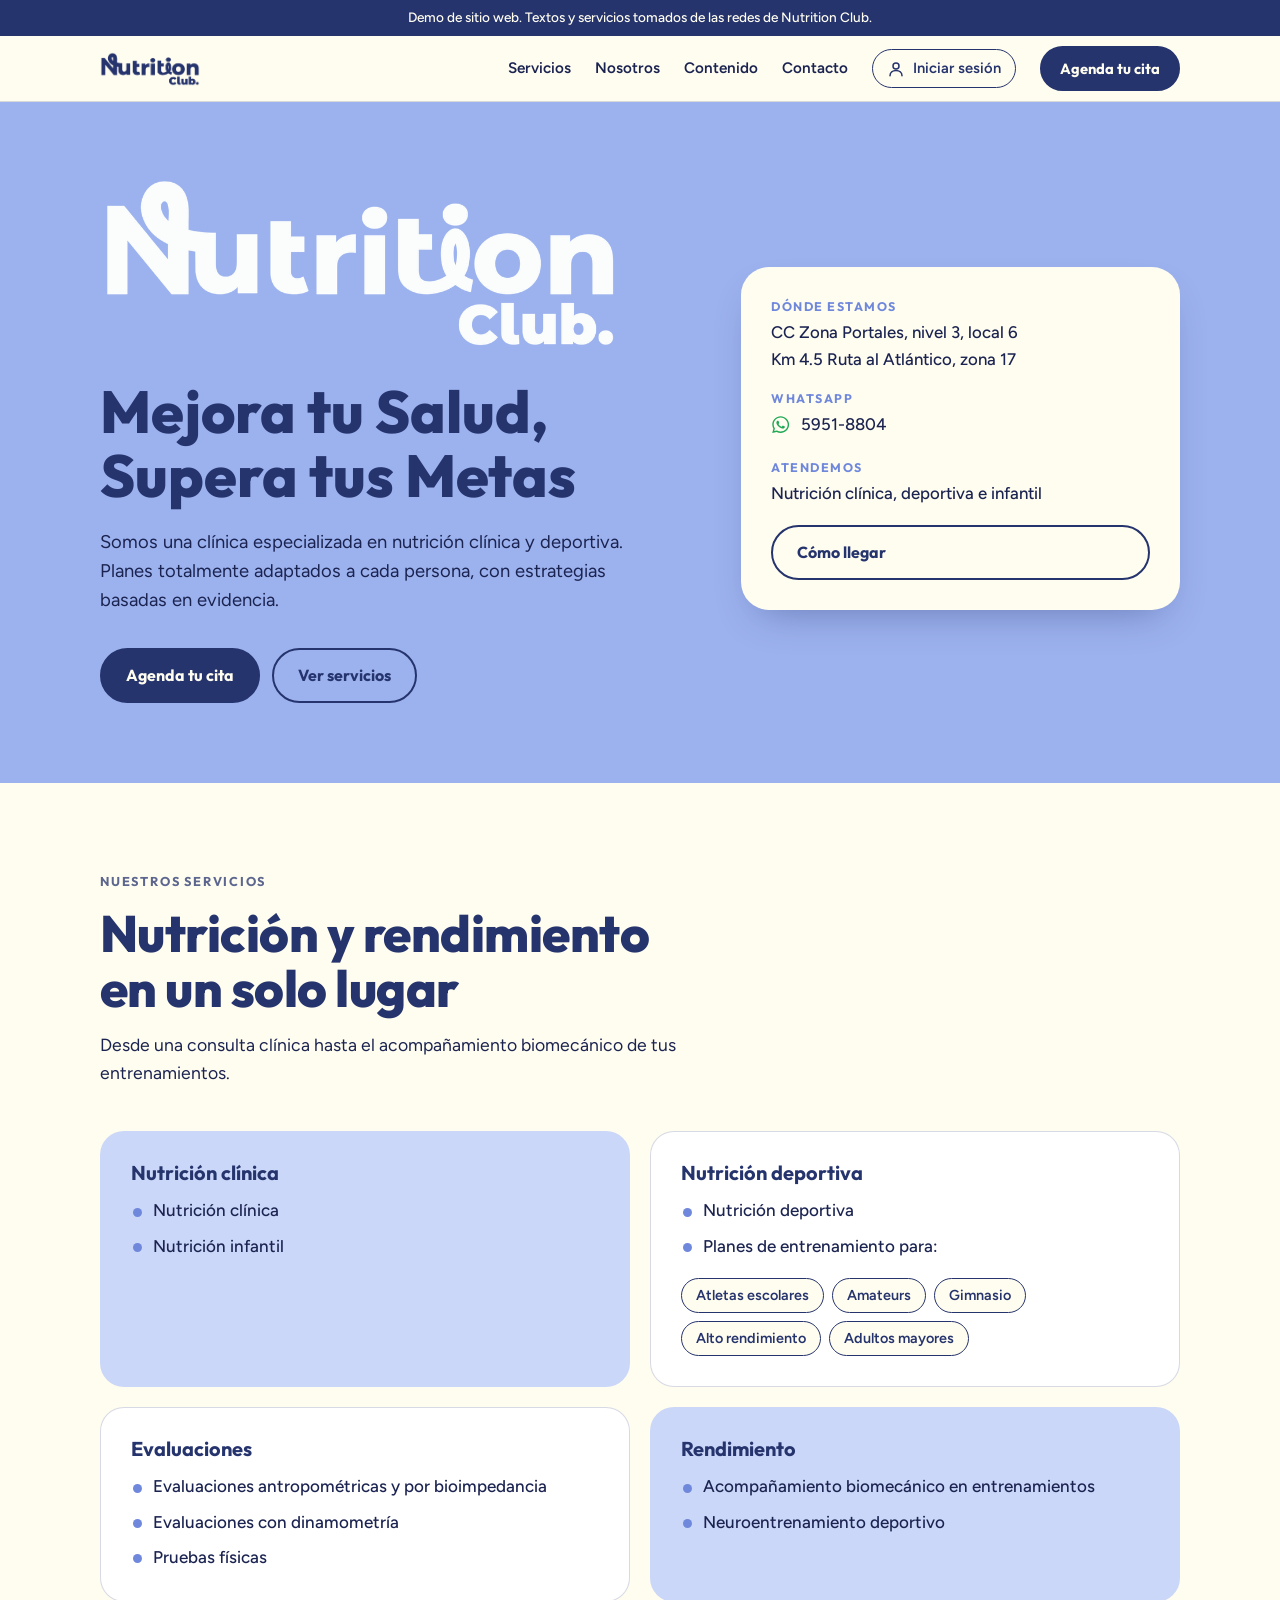
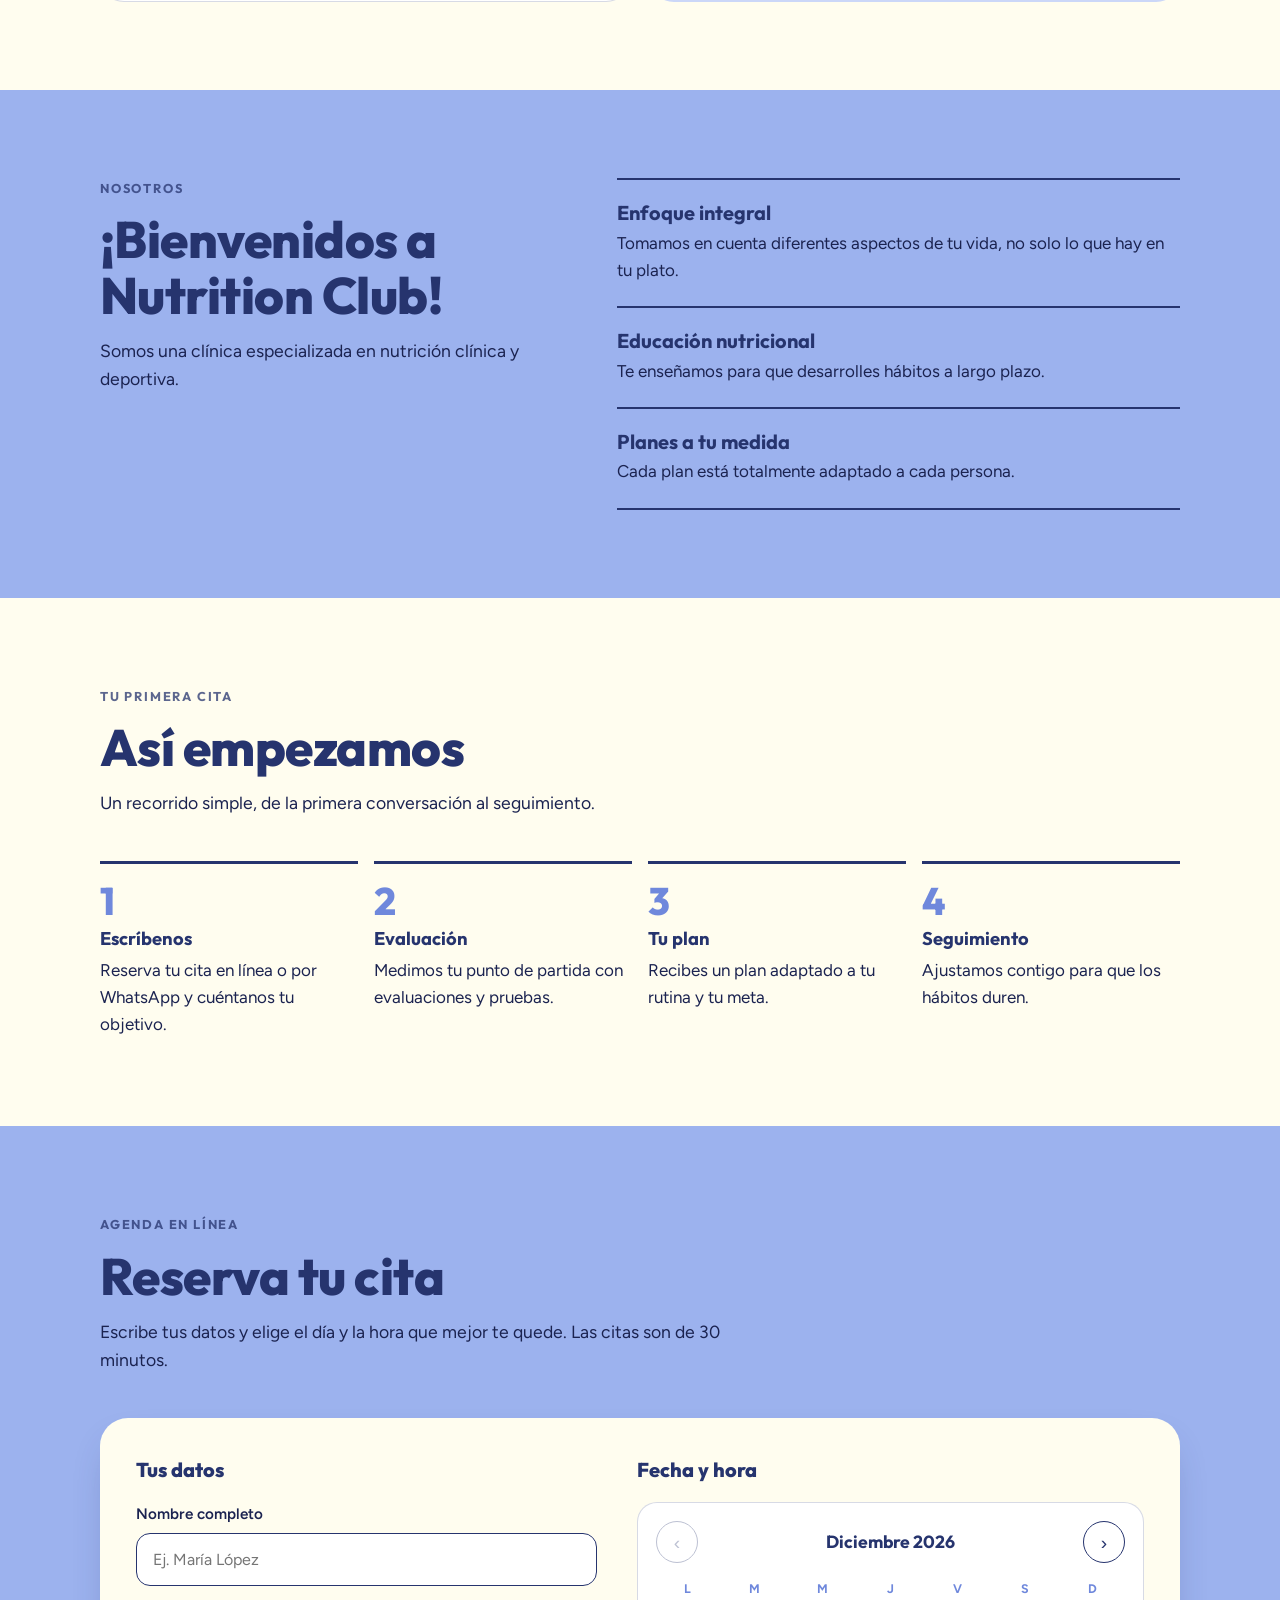
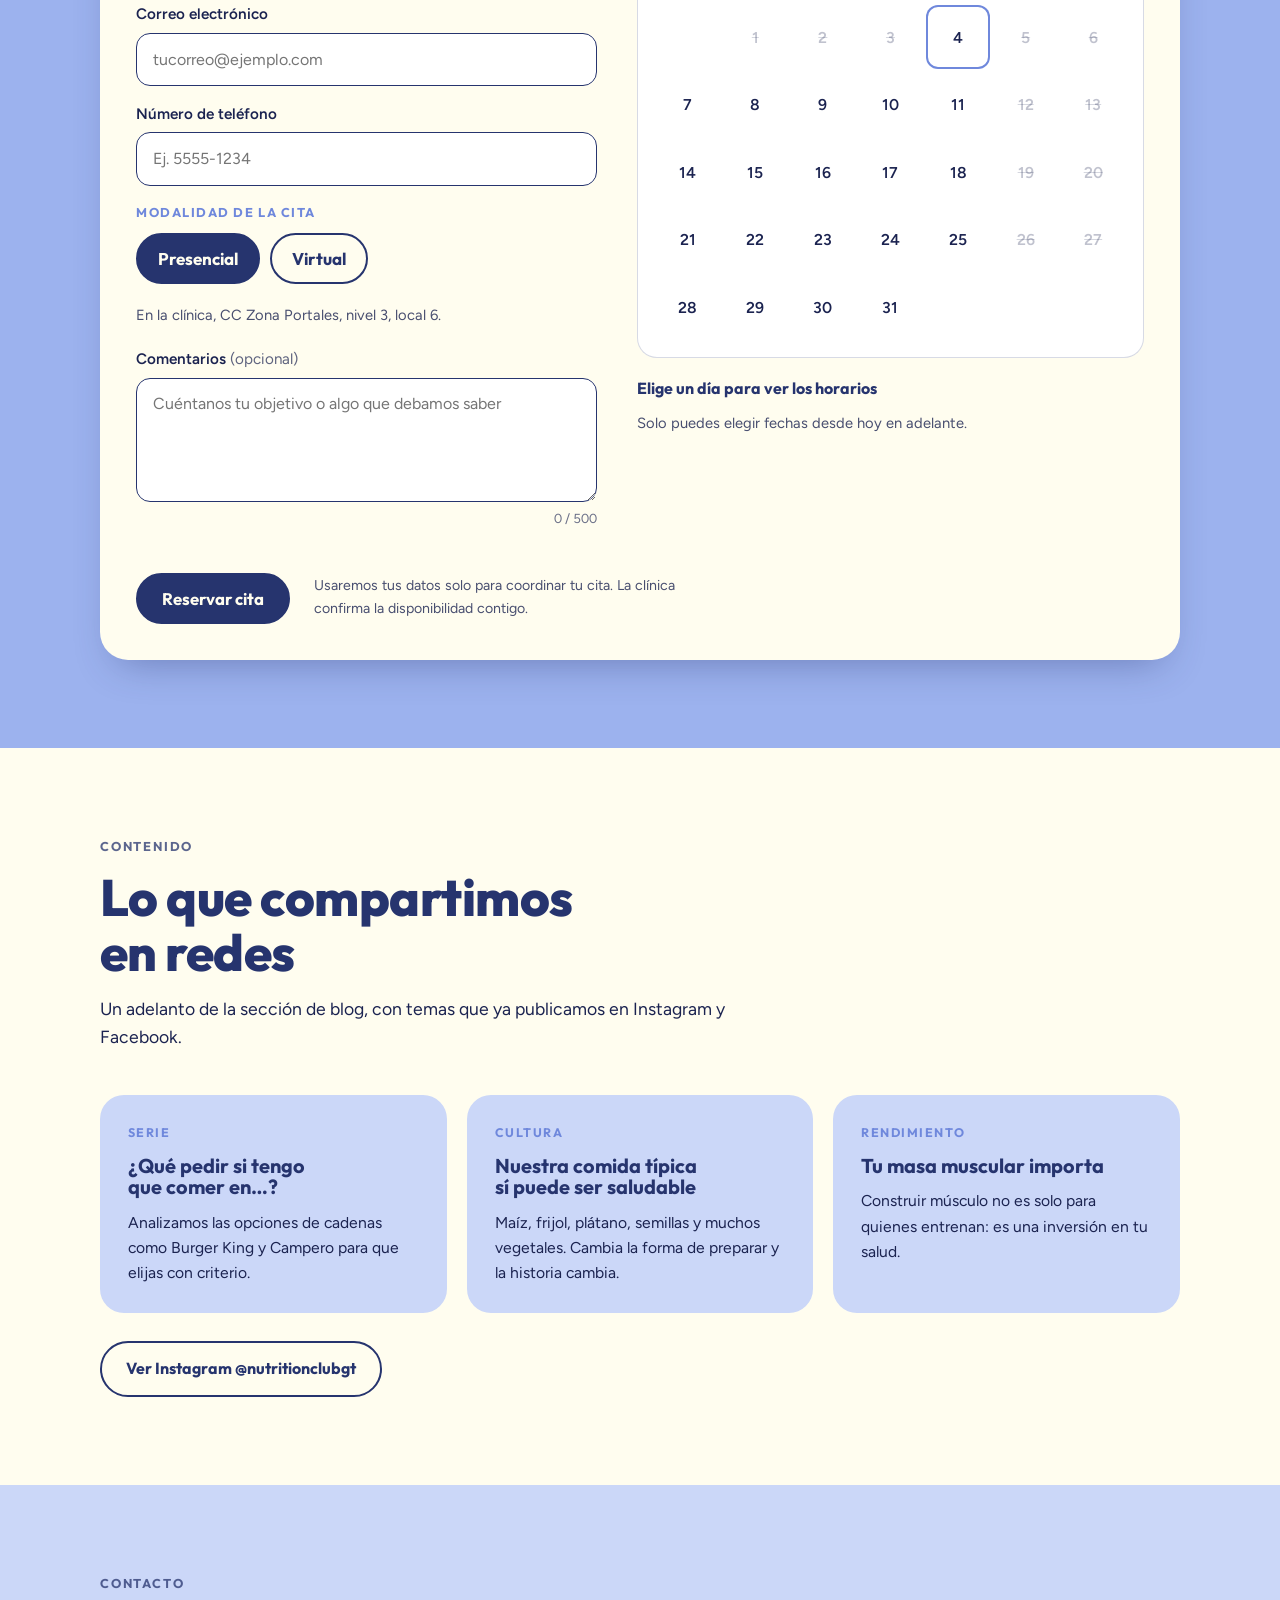
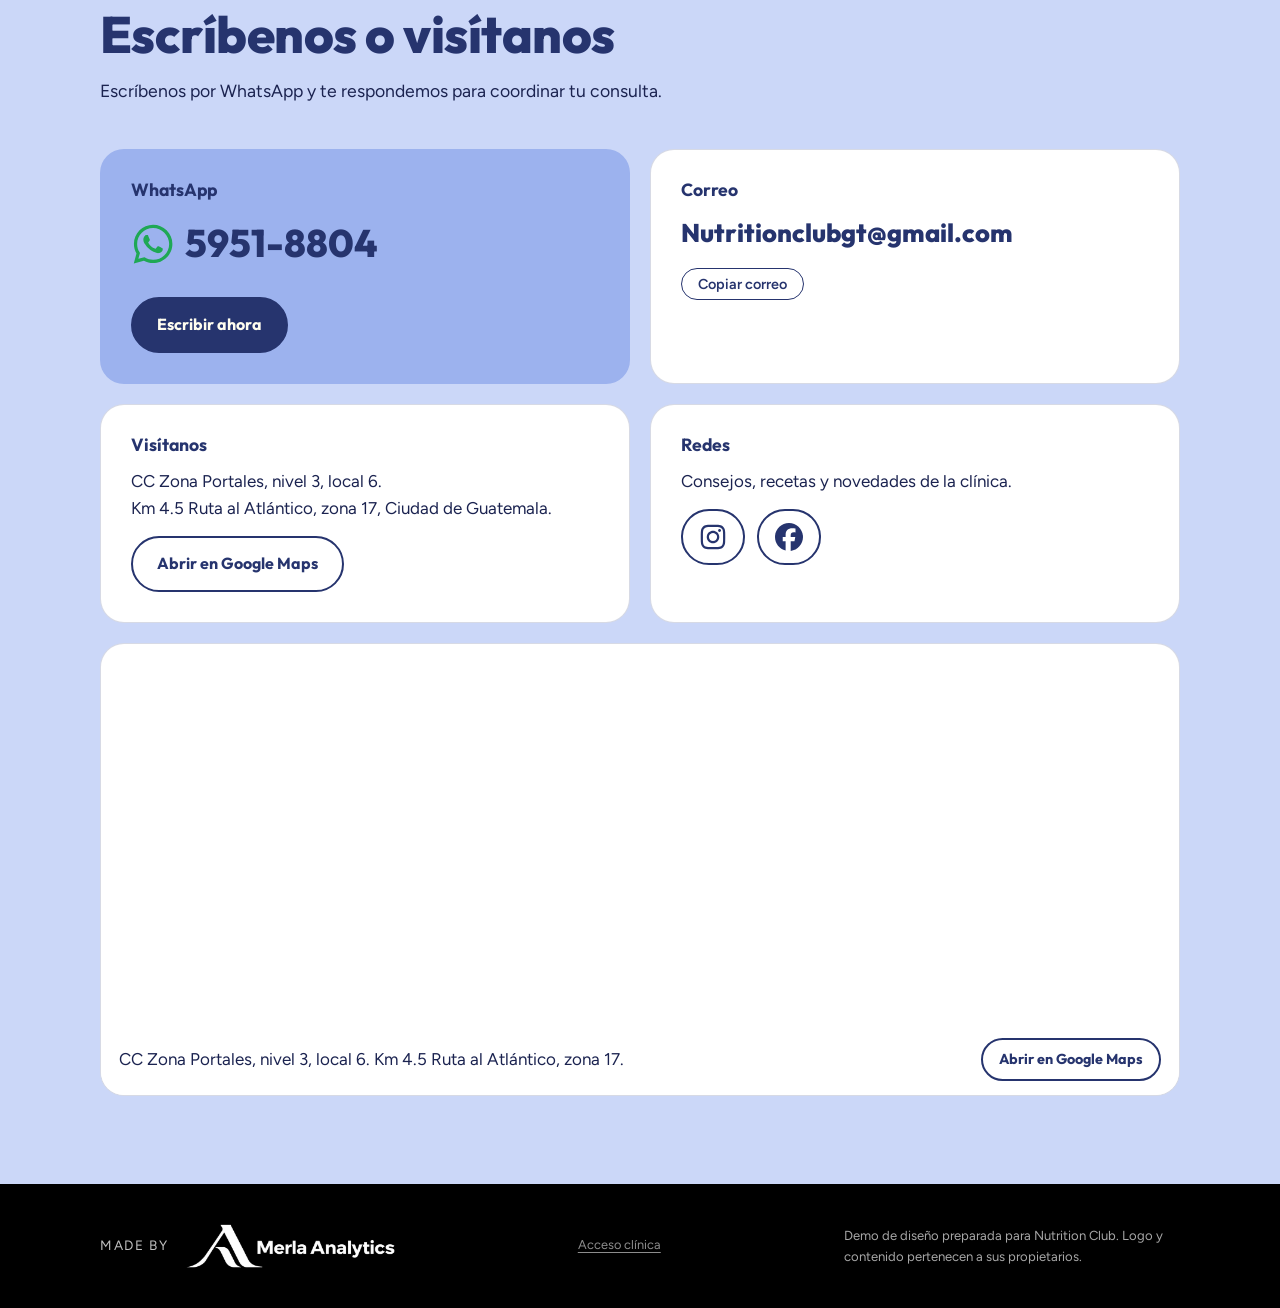
<file: index.html>
<!doctype html>
<html lang="es">
<head>
<meta charset="utf-8">
<meta name="viewport" content="width=device-width, initial-scale=1">
<title>Nutrition Club</title>
<link rel="stylesheet" href="https://fonts.googleapis.com/css2?family=Outfit:wght@500;700;800&family=Figtree:wght@400;500;600&display=swap">
<link rel="stylesheet" href="style.css">

</head>
<body>
<div class="demo">Demo de sitio web. Textos y servicios tomados de las redes de Nutrition Club.</div>

<header>
  <div class="wrap">
    <a href="#inicio" aria-label="Nutrition Club, inicio"><img src="assets/logo-navy.png" alt="Nutrition Club"></a>
    <nav>
      <a href="#servicios">Servicios</a>
      <a href="#nosotros">Nosotros</a>
      <a href="#contenido">Contenido</a>
      <a href="#contacto">Contacto</a>
      <a class="loginlink" href="admin.html" aria-label="Iniciar sesión (administración)"><svg class="ico" viewBox="0 0 24 24" width="20" height="20" fill="none" stroke="currentColor" stroke-width="2" stroke-linecap="round" stroke-linejoin="round" aria-hidden="true" focusable="false"><circle cx="12" cy="8" r="4"/><path d="M4 21c0-4.400 3.600-7 8-7s8 2.600 8 7"/></svg><span>Iniciar sesión</span></a>
      <a class="btn" href="#agendar">Agenda tu cita</a>
    </nav>
  </div>
</header>

<main id="inicio">
<div class="hero">
  <div class="wrap">
    <div>
      <img class="mark" src="assets/logo-cream.png" alt="Nutrition Club">
      <h1>Mejora tu Salud, Supera tus Metas</h1>
      <p class="lead">Somos una clínica especializada en nutrición clínica y deportiva. Planes totalmente adaptados a cada persona, con estrategias basadas en evidencia.</p>
      <div class="actions">
        <a class="btn" href="#agendar">Agenda tu cita</a>
        <a class="btn ghost" href="#servicios">Ver servicios</a>
      </div>
    </div>
    <aside class="pin" aria-label="Datos de la clínica">
      <dl>
        <div><dt>Dónde estamos</dt><dd>CC Zona Portales, nivel 3, local 6<br>Km 4.5 Ruta al Atlántico, zona 17</dd></div>
        <div><dt>WhatsApp</dt><dd><a class="numlink" href="https://wa.me/50259518804" target="_blank" rel="noopener"><svg class="ico" width="24" height="24" viewBox="0 0 448 512" aria-hidden="true" focusable="false"><path fill="currentColor" d="M380.9 97.1C339 55.1 283.2 32 223.9 32c-122.4 0-222 99.6-222 222 0 39.1 10.2 77.3 29.6 111L0 480l117.7-30.9c32.4 17.7 68.9 27 106.1 27h.1c122.3 0 224.1-99.6 224.1-222 0-59.3-25.2-115-67.1-157zm-157 341.6c-33.2 0-65.7-8.9-94-25.7l-6.7-4-69.8 18.3L72 359.2l-4.4-7c-18.5-29.4-28.2-63.3-28.2-98.2 0-101.7 82.8-184.5 184.6-184.5 49.3 0 95.6 19.2 130.4 54.1 34.8 34.9 56.2 81.2 56.1 130.5 0 101.8-84.9 184.6-186.6 184.6zm101.2-138.2c-5.5-2.8-32.8-16.2-37.9-18-5.1-1.9-8.8-2.8-12.5 2.8-3.7 5.6-14.3 18-17.6 21.8-3.2 3.7-6.5 4.2-12 1.4-32.6-16.3-54-29.1-75.5-66-5.7-9.8 5.7-9.1 16.3-30.3 1.8-3.7.9-6.9-.5-9.7-1.4-2.8-12.5-30.1-17.1-41.2-4.5-10.8-9.1-9.3-12.5-9.5-3.2-.2-6.9-.2-10.6-.2-3.7 0-9.7 1.4-14.8 6.9-5.1 5.6-19.4 19-19.4 46.3 0 27.3 19.9 53.7 22.6 57.4 2.8 3.7 39.1 59.7 94.8 83.8 35.2 15.2 49 16.5 66.6 13.9 10.7-1.6 32.8-13.4 37.4-26.4 4.6-13 4.6-24.1 3.2-26.4-1.3-2.5-5-3.9-10.5-6.6z"/></svg><span>5951-8804</span></a></dd></div>
        <div><dt>Atendemos</dt><dd>Nutrición clínica, deportiva e infantil</dd></div>
      </dl>
      <a class="btn ghost" href="https://www.google.com/maps/search/?api=1&query=CC+Zona+Portales+Km+4.5+Ruta+al+Atl%C3%A1ntico+zona+17+Guatemala" target="_blank" rel="noopener">Cómo llegar</a>
    </aside>
  </div>
</div>

<section id="servicios">
  <div class="wrap">
    <div class="head">
      <span class="eyebrow">Nuestros servicios</span>
      <h2>Nutrición y rendimiento en un solo lugar</h2>
      <p>Desde una consulta clínica hasta el acompañamiento biomecánico de tus entrenamientos.</p>
    </div>
    <div class="svc">
      <article class="card tint">
        <h3>Nutrición clínica</h3>
        <ul><li>Nutrición clínica</li><li>Nutrición infantil</li></ul>
      </article>
      <article class="card">
        <h3>Nutrición deportiva</h3>
        <ul><li>Nutrición deportiva</li><li>Planes de entrenamiento para:</li></ul>
        <div class="chips"><span>Atletas escolares</span><span>Amateurs</span><span>Gimnasio</span><span>Alto rendimiento</span><span>Adultos mayores</span></div>
      </article>
      <article class="card">
        <h3>Evaluaciones</h3>
        <ul><li>Evaluaciones antropométricas y por bioimpedancia</li><li>Evaluaciones con dinamometría</li><li>Pruebas físicas</li></ul>
      </article>
      <article class="card tint">
        <h3>Rendimiento</h3>
        <ul><li>Acompañamiento biomecánico en entrenamientos</li><li>Neuroentrenamiento deportivo</li></ul>
      </article>
    </div>
  </div>
</section>

<section id="nosotros" class="about">
  <div class="wrap grid">
    <div class="head" style="margin:0">
      <span class="eyebrow">Nosotros</span>
      <h2>¡Bienvenidos a Nutrition Club!</h2>
      <p>Somos una clínica especializada en nutrición clínica y deportiva.</p>
    </div>
    <div class="pillars">
      <div><h3>Enfoque integral</h3><p>Tomamos en cuenta diferentes aspectos de tu vida, no solo lo que hay en tu plato.</p></div>
      <div><h3>Educación nutricional</h3><p>Te enseñamos para que desarrolles hábitos a largo plazo.</p></div>
      <div><h3>Planes a tu medida</h3><p>Cada plan está totalmente adaptado a cada persona.</p></div>
    </div>
  </div>
</section>

<section id="cita">
  <div class="wrap">
    <div class="head">
      <span class="eyebrow">Tu primera cita</span>
      <h2>Así empezamos</h2>
      <p>Un recorrido simple, de la primera conversación al seguimiento.</p>
    </div>
    <ol class="steps">
      <li><h3>Escríbenos</h3><p>Reserva tu cita en línea o por WhatsApp y cuéntanos tu objetivo.</p></li>
      <li><h3>Evaluación</h3><p>Medimos tu punto de partida con evaluaciones y pruebas.</p></li>
      <li><h3>Tu plan</h3><p>Recibes un plan adaptado a tu rutina y tu meta.</p></li>
      <li><h3>Seguimiento</h3><p>Ajustamos contigo para que los hábitos duren.</p></li>
    </ol>
  </div>
</section>

<section id="agendar" class="book">
  <div class="wrap">
    <div class="head">
      <span class="eyebrow">Agenda en línea</span>
      <h2>Reserva tu cita</h2>
      <p>Escribe tus datos y elige el día y la hora que mejor te quede. Las citas son de 30 minutos.</p>
    </div>
    <div class="bookcard">
      <form id="bookform" novalidate>
        <div class="cols" id="cols">
          <fieldset class="grp">
            <legend>Tus datos</legend>
            <div class="field"><label for="f-name">Nombre completo</label><input id="f-name" name="name" type="text" autocomplete="name" placeholder="Ej. María López"><div class="msg" id="e-name" role="alert"></div></div>
            <div class="field"><label for="f-email">Correo electrónico</label><input id="f-email" name="email" type="email" inputmode="email" autocomplete="email" placeholder="tucorreo@ejemplo.com"><div class="msg" id="e-email" role="alert"></div></div>
            <div class="field"><label for="f-phone">Número de teléfono</label><input id="f-phone" name="phone" type="tel" inputmode="tel" autocomplete="tel" placeholder="Ej. 5555-1234"><div class="msg" id="e-phone" role="alert"></div></div>
            <fieldset class="mode inl">
              <legend>Modalidad de la cita</legend>
              <div class="opts">
                <input type="radio" name="modalidad" id="mo-p" value="presencial" checked><label for="mo-p">Presencial</label>
                <input type="radio" name="modalidad" id="mo-v" value="virtual"><label for="mo-v">Virtual</label>
              </div>
              <p class="hint" id="mo-hint">En la clínica, CC Zona Portales, nivel 3, local 6.</p>
            </fieldset>
            <div class="field"><label for="f-note">Comentarios <span class="opt">(opcional)</span></label><textarea id="f-note" name="note" rows="4" maxlength="500" placeholder="Cuéntanos tu objetivo o algo que debamos saber"></textarea><div class="count" id="note-count" aria-live="off">0 / 500</div></div>
          </fieldset>
          <fieldset class="grp" id="schedule">
            <legend>Fecha y hora</legend>
            <div class="cal">
              <div class="calhead">
                <button class="nav" type="button" id="prev" aria-label="Mes anterior">&#8249;</button>
                <strong id="monthlabel" aria-live="polite"></strong>
                <button class="nav" type="button" id="next" aria-label="Mes siguiente">&#8250;</button>
              </div>
              <div class="dow" aria-hidden="true"><span>L</span><span>M</span><span>M</span><span>J</span><span>V</span><span>S</span><span>D</span></div>
              <div class="days" id="days"></div>
            </div>
            <div class="slotsbox">
              <h4 id="slotstitle">Elige un día para ver los horarios</h4>
              <div class="slots" id="slots" role="group" aria-labelledby="slotstitle"></div>
              <p class="hint" id="slothint">Solo puedes elegir fechas desde hoy en adelante.</p>
            </div>
          </fieldset>
        </div>
        <div class="hp" aria-hidden="true"><label>No llenar este campo<input id="f-web" name="web" tabindex="-1" autocomplete="off"></label></div>
        <div class="formerr" id="formerr" role="alert"></div>
        <div class="submitrow">
          <button class="btn" type="submit" id="submitbtn">Reservar cita</button>
          <small>Usaremos tus datos solo para coordinar tu cita. La clínica confirma la disponibilidad contigo.</small>
        </div>
      </form>
      <div class="done" id="done" hidden></div>
    </div>
  </div>
</section>

<section id="contenido" class="posts">
  <div class="wrap">
    <div class="head">
      <span class="eyebrow">Contenido</span>
      <h2>Lo que compartimos en redes</h2>
      <p>Un adelanto de la sección de blog, con temas que ya publicamos en Instagram y Facebook.</p>
    </div>
    <div class="pgrid">
      <article class="post"><span class="tag">Serie</span><h3>¿Qué pedir si tengo que comer en…?</h3><p>Analizamos las opciones de cadenas como Burger King y Campero para que elijas con criterio.</p></article>
      <article class="post"><span class="tag">Cultura</span><h3>Nuestra comida típica sí puede ser saludable</h3><p>Maíz, frijol, plátano, semillas y muchos vegetales. Cambia la forma de preparar y la historia cambia.</p></article>
      <article class="post"><span class="tag">Rendimiento</span><h3>Tu masa muscular importa</h3><p>Construir músculo no es solo para quienes entrenan: es una inversión en tu salud.</p></article>
    </div>
    <div class="more"><a class="btn ghost" href="https://www.instagram.com/nutritionclubgt/" target="_blank" rel="noopener">Ver Instagram @nutritionclubgt</a></div>
  </div>
</section>

<section id="contacto" class="contact">
  <div class="wrap">
    <div class="head">
      <span class="eyebrow">Contacto</span>
      <h2>Escríbenos o visítanos</h2>
      <p>Escríbenos por WhatsApp y te respondemos para coordinar tu consulta.</p>
    </div>
    <div class="grid">
      <div class="card tint">
        <h3>WhatsApp</h3>
        <div class="big"><a class="numlink" href="https://wa.me/50259518804" target="_blank" rel="noopener"><svg class="ico" width="24" height="24" viewBox="0 0 448 512" aria-hidden="true" focusable="false"><path fill="currentColor" d="M380.9 97.1C339 55.1 283.2 32 223.9 32c-122.4 0-222 99.6-222 222 0 39.1 10.2 77.3 29.6 111L0 480l117.7-30.9c32.4 17.7 68.9 27 106.1 27h.1c122.3 0 224.1-99.6 224.1-222 0-59.3-25.2-115-67.1-157zm-157 341.6c-33.2 0-65.7-8.9-94-25.7l-6.7-4-69.8 18.3L72 359.2l-4.4-7c-18.5-29.4-28.2-63.3-28.2-98.2 0-101.7 82.8-184.5 184.6-184.5 49.3 0 95.6 19.2 130.4 54.1 34.8 34.9 56.2 81.2 56.1 130.5 0 101.8-84.9 184.6-186.6 184.6zm101.2-138.2c-5.5-2.8-32.8-16.2-37.9-18-5.1-1.9-8.8-2.8-12.5 2.8-3.7 5.6-14.3 18-17.6 21.8-3.2 3.7-6.5 4.2-12 1.4-32.6-16.3-54-29.1-75.5-66-5.7-9.8 5.7-9.1 16.3-30.3 1.8-3.7.9-6.9-.5-9.7-1.4-2.8-12.5-30.1-17.1-41.2-4.5-10.8-9.1-9.3-12.5-9.5-3.2-.2-6.9-.2-10.6-.2-3.7 0-9.7 1.4-14.8 6.9-5.1 5.6-19.4 19-19.4 46.3 0 27.3 19.9 53.7 22.6 57.4 2.8 3.7 39.1 59.7 94.8 83.8 35.2 15.2 49 16.5 66.6 13.9 10.7-1.6 32.8-13.4 37.4-26.4 4.6-13 4.6-24.1 3.2-26.4-1.3-2.5-5-3.9-10.5-6.6z"/></svg><span>5951-8804</span></a></div>
        <div class="links"><a class="btn" href="https://wa.me/50259518804" target="_blank" rel="noopener">Escribir ahora</a></div>
      </div>
      <div class="card">
        <h3>Correo</h3>
        <div class="big mailbig" id="mail">Nutritionclubgt@gmail.com</div>
        <button class="copy" id="copy" type="button">Copiar correo</button>
      </div>
      <div class="card">
        <h3>Visítanos</h3>
        <p>CC Zona Portales, nivel 3, local 6.<br>Km 4.5 Ruta al Atlántico, zona 17, Ciudad de Guatemala.</p>
        <div class="links"><a class="btn ghost" href="https://www.google.com/maps/search/?api=1&query=CC+Zona+Portales+Km+4.5+Ruta+al+Atl%C3%A1ntico+zona+17+Guatemala" target="_blank" rel="noopener">Abrir en Google Maps</a></div>
      </div>
      <div class="card">
        <h3>Redes</h3>
        <p>Consejos, recetas y novedades de la clínica.</p>
        <div class="links">
          <a class="btn ghost social" href="https://www.instagram.com/nutritionclubgt/" target="_blank" rel="noopener" aria-label="Instagram"><svg class="ico" width="24" height="24" viewBox="0 0 448 512" aria-hidden="true" focusable="false"><path fill="currentColor" d="M224.1 141c-63.6 0-114.9 51.3-114.9 114.9s51.3 114.9 114.9 114.9S339 319.5 339 255.9 287.7 141 224.1 141zm0 189.6c-41.1 0-74.7-33.5-74.7-74.7s33.5-74.7 74.7-74.7 74.7 33.5 74.7 74.7-33.6 74.7-74.7 74.7zm146.4-194.3c0 14.9-12 26.8-26.8 26.8-14.9 0-26.8-12-26.8-26.8s12-26.8 26.8-26.8 26.8 12 26.8 26.8zm76.1 27.2c-1.7-35.9-9.9-67.7-36.2-93.9-26.2-26.2-58-34.4-93.9-36.2-37-2.1-147.9-2.1-184.9 0-35.8 1.7-67.6 9.9-93.9 36.1s-34.4 58-36.2 93.9c-2.1 37-2.1 147.9 0 184.9 1.7 35.9 9.9 67.7 36.2 93.9s58 34.4 93.9 36.2c37 2.1 147.9 2.1 184.9 0 35.9-1.7 67.7-9.9 93.9-36.2 26.2-26.2 34.4-58 36.2-93.9 2.1-37 2.1-147.8 0-184.8zM398.8 388c-7.8 19.6-22.9 34.7-42.6 42.6-29.5 11.7-99.5 9-132.1 9s-102.7 2.6-132.1-9c-19.6-7.8-34.7-22.9-42.6-42.6-11.7-29.5-9-99.5-9-132.1s-2.6-102.7 9-132.1c7.8-19.6 22.9-34.7 42.6-42.6 29.5-11.7 99.5-9 132.1-9s102.7-2.6 132.1 9c19.6 7.8 34.7 22.9 42.6 42.6 11.7 29.5 9 99.5 9 132.1s2.7 102.7-9 132.1z"/></svg></a>
          <a class="btn ghost social" href="https://www.facebook.com/p/Nutrition-Club-Gt-61587818162774/" target="_blank" rel="noopener" aria-label="Facebook"><svg class="ico" width="24" height="24" viewBox="0 0 512 512" aria-hidden="true" focusable="false"><path fill="currentColor" d="M512 256C512 114.6 397.4 0 256 0S0 114.6 0 256C0 376 82.7 476.8 194.2 504.5V334.2H141.4V256h52.8V222.3c0-87.1 39.4-127.5 125-127.5c16.2 0 44.2 3.2 55.7 6.4V172c-6-.6-16.5-1-29.6-1c-42 0-58.2 15.9-58.2 57.2V256h83.6l-14.4 78.2H287V510.1C413.8 494.8 512 386.9 512 256h0z"/></svg></a>
        </div>
      </div>
    </div>
    <div class="mapbox" id="mapa"><iframe title="Mapa de la ubicación de Nutrition Club" src="https://maps.google.com/maps?q=Centro+Comercial+Zona+Portales,+Km+4.5+Ruta+al+Atl%C3%A1ntico,+Zona+17,+Guatemala&z=16&output=embed" loading="lazy" referrerpolicy="no-referrer-when-downgrade" allowfullscreen></iframe><div class="mapfoot"><span>CC Zona Portales, nivel 3, local 6. Km 4.5 Ruta al Atlántico, zona 17.</span><a class="btn ghost sm" href="https://www.google.com/maps/search/?api=1&query=CC+Zona+Portales+Km+4.5+Ruta+al+Atl%C3%A1ntico+zona+17+Guatemala" target="_blank" rel="noopener">Abrir en Google Maps</a></div></div>
  </div>
</section>
</main>

<footer>
  <div class="wrap">
    <div class="by"><span>Made by</span><img src="assets/merla-analytics.png" alt="Merla Analytics"></div>
    <a class="adminlink" href="admin.html">Acceso clínica</a>
    <small>Demo de diseño preparada para Nutrition Club. Logo y contenido pertenecen a sus propietarios.</small>
  </div>
</footer>

<script src="config.js"></script>
<script src="store.js"></script>
<script src="script.js"></script>
<script src="book.js"></script>

</body>
</html>
</file>
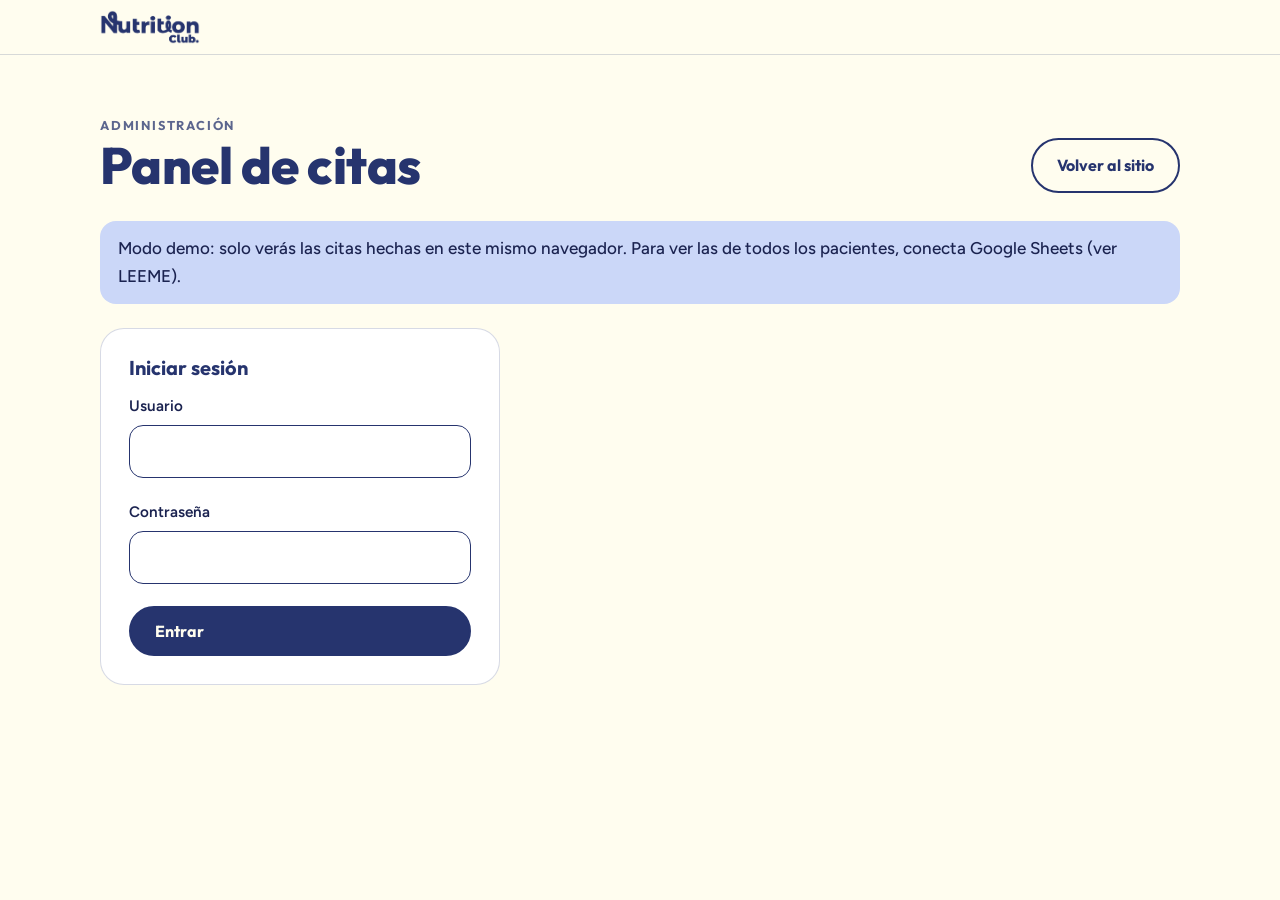
<file: admin.html>
<!doctype html>
<html lang="es">
<head>
<meta charset="utf-8">
<meta name="viewport" content="width=device-width, initial-scale=1">
<meta name="robots" content="noindex, nofollow">
<title>Administración | Nutrition Club</title>
<link rel="stylesheet" href="https://fonts.googleapis.com/css2?family=Outfit:wght@500;700;800&family=Figtree:wght@400;500;600&display=swap">
<link rel="stylesheet" href="style.css">
</head>
<body>
<header><div class="wrap"><a href="index.html" aria-label="Nutrition Club, inicio"><img src="assets/logo-navy.png" alt="Nutrition Club"></a></div></header>
<main>
<section class="adm" id="admin">
  <div class="wrap">
    <div class="admhead">
      <div><span class="eyebrow">Administración</span><h2>Panel de citas</h2></div>
      <div class="admactions">
        <button class="btn ghost sm" type="button" id="logout" hidden>Cerrar sesión</button>
        <a class="btn ghost" id="backlink" href="index.html">Volver al sitio</a>
      </div>
    </div>
    <p class="demonote" id="demonote" hidden>Modo demo: solo verás las citas hechas en este mismo navegador. Para ver las de todos los pacientes, conecta Google Sheets (ver LEEME).</p>
    <form class="login" id="login" hidden>
      <h3>Iniciar sesión</h3>
      <div class="field"><label for="a-user">Usuario</label><input id="a-user" type="text" autocomplete="username" autocapitalize="none" spellcheck="false"></div>
      <div class="field"><label for="a-pass">Contraseña</label><input id="a-pass" type="password" autocomplete="current-password"><div class="msg" id="a-err" role="alert"></div></div>
      <button class="btn" type="submit" id="a-enter">Entrar</button>
    </form>
    <div id="panel" hidden>
      <div class="stats" id="stats"></div>
      <div class="tabs" role="tablist" aria-label="Vista">
        <button type="button" role="tab" id="tab-cal" aria-selected="true" aria-controls="view-cal">Calendario</button>
        <button type="button" role="tab" id="tab-list" aria-selected="false" aria-controls="view-list">Lista</button>
      </div>
      <div id="view-cal" role="tabpanel" aria-labelledby="tab-cal">
        <div class="calwrap">
          <div class="admcal">
            <div class="calhead">
              <button class="nav" type="button" id="a-prev" aria-label="Mes anterior">&#8249;</button>
              <strong id="a-month" aria-live="polite"></strong>
              <button class="nav" type="button" id="a-next" aria-label="Mes siguiente">&#8250;</button>
            </div>
            <div class="dow" aria-hidden="true"><span>L</span><span>M</span><span>M</span><span>J</span><span>V</span><span>S</span><span>D</span></div>
            <div class="acells" id="a-cells"></div>
            <p class="hint legend"><span class="dot"></span> Día con citas. El número indica cuántas hay.</p>
          </div>
          <div class="dayview" id="dayview" aria-live="polite"></div>
        </div>
      </div>
      <div id="view-list" role="tabpanel" aria-labelledby="tab-list" hidden>
        <div class="toolbar">
          <div class="field"><label for="a-q">Buscar</label><input id="a-q" type="search" placeholder="Nombre, correo o teléfono"></div>
          <div class="field"><label for="a-mod">Modalidad</label><select id="a-mod"><option value="">Todas</option><option value="presencial">Presencial</option><option value="virtual">Virtual</option></select></div>
          <div class="field"><label for="a-est">Estado</label><select id="a-est"><option value="">Todos</option><option value="nuevo">Nuevo</option><option value="contactado">Contactado</option><option value="confirmada">Confirmada</option><option value="cancelada">Cancelada</option></select></div>
          <div class="field"><label for="a-ord">Orden</label><select id="a-ord"><option value="rec">Más recientes</option><option value="cita">Fecha de cita</option></select></div>
        </div>
        <div class="rechead" aria-hidden="true"><span>Paciente</span><span>Contacto</span><span>Cita</span><span>Estado</span></div>
        <div class="list" id="list"></div>
        <p class="hint" id="a-count"></p>
      </div>
      <div class="toolrow">
        <button class="btn ghost sm" type="button" id="a-refresh">Actualizar</button>
        <button class="btn ghost sm" type="button" id="a-csv">Copiar CSV</button>
        <button class="btn ghost sm" type="button" id="a-clear" hidden>Borrar datos de prueba</button>
        <span class="hint" id="a-msg" role="status"></span>
      </div>
    </div>
  </div>
</section>
</main>
<script src="config.js"></script>
<script src="store.js"></script>
<script src="admin.js"></script>
</body>
</html>
</file>
<file: style.css>
/* Layout: clínica de barrio con voz cálida. Bloques anchos alternando periwinkle y crema, tipografía grande, un solo acento (navy). */
:root{
  --peri:#9CB2EE; --peri-soft:#CBD7F8; --peri-deep:#6F88DC;
  --cream:#FFFDEF; --navy:#26346E; --ink:#1B2350; --line:rgba(38,52,110,.18);
  --display:'Outfit','Avenir Next','Segoe UI',system-ui,sans-serif;
  --body:'Figtree','Segoe UI',system-ui,sans-serif;
  color-scheme:light;
}
*{box-sizing:border-box}
html{scroll-behavior:smooth}
body{background:var(--cream);color:var(--ink);font-family:var(--body);font-size:17px;line-height:1.6;margin:0}
a{color:inherit}
:focus-visible{outline:3px solid var(--navy);outline-offset:3px;border-radius:6px}
.wrap{max-width:1120px;margin-inline:auto;padding-inline:20px}
h1,h2,h3{font-family:var(--display);line-height:1.08;margin:0;text-wrap:balance;color:var(--navy)}
h2{font-size:clamp(2rem,5vw,3.2rem);font-weight:800;letter-spacing:-.01em}
h3{font-size:1.25rem;font-weight:700}
p{margin:0}
.eyebrow{font-family:var(--display);font-weight:700;font-size:.8rem;letter-spacing:.14em;text-transform:uppercase;color:var(--navy);opacity:.75}

.ico{width:1.1em;height:1.1em;flex:none;display:block}
.numlink{display:inline-flex;align-items:center;gap:10px;text-decoration:none;color:inherit}
.numlink .ico{width:1.15em;height:1.15em;color:#1FA855}
.numlink:hover span{text-decoration:underline;text-underline-offset:5px}
.btn.social{padding:12px 16px}
.btn.social .ico{width:28px;height:28px}
/* header */
header{position:sticky;top:env(safe-area-inset-top,0px);z-index:10;background:var(--cream);border-bottom:1px solid var(--line)}
header .wrap{display:flex;align-items:center;justify-content:space-between;gap:16px;padding-block:10px}
header img{height:34px;width:auto;display:block}
nav{display:flex;gap:24px;align-items:center}
nav a{text-decoration:none;font-weight:600;font-size:.95rem}
nav a:hover{text-decoration:underline;text-underline-offset:5px}
.btn{display:inline-flex;align-items:center;gap:8px;background:var(--navy);color:var(--cream);font-family:var(--display);font-weight:700;font-size:1rem;padding:13px 24px;border-radius:999px;text-decoration:none;border:2px solid var(--navy);transition:transform .15s,background .15s,color .15s}
.btn:hover{transform:translateY(-2px)}
.btn.ghost{background:transparent;color:var(--navy)}
.btn.ghost:hover{background:var(--navy);color:var(--cream)}
header .btn{padding:9px 18px;font-size:.92rem}
@media(max-width:760px){nav a:not(.btn){display:none}}

/* hero */
.hero{background:var(--peri);position:relative;overflow:hidden}
.hero .wrap{display:grid;grid-template-columns:1.15fr .85fr;gap:48px;align-items:center;padding-block:72px 80px;position:relative}
.hero .mark{width:min(100%,520px);display:block;margin-bottom:28px}
.hero h1{font-size:clamp(2.1rem,5.2vw,3.7rem);font-weight:800;max-width:15ch}
.hero p.lead{font-size:1.15rem;margin-top:20px;max-width:46ch;color:var(--ink)}
.hero .actions{display:flex;flex-wrap:wrap;gap:12px;margin-top:32px}
.hero .btn.ghost{border-color:var(--navy)}
.pin{background:var(--cream);border-radius:28px;padding:30px;display:grid;gap:18px;box-shadow:0 18px 40px -18px rgba(38,52,110,.45)}
.pin dt{font-family:var(--display);font-weight:700;font-size:.78rem;letter-spacing:.12em;text-transform:uppercase;color:var(--peri-deep)}
.pin dd{margin:2px 0 0;font-size:1.05rem;font-weight:500}
.pin dl{margin:0;display:grid;gap:16px}
@media(max-width:860px){.hero .wrap{grid-template-columns:1fr;padding-block:48px 56px}}

/* sections */
section{padding-block:88px}
.head{display:grid;gap:14px;margin-bottom:44px;max-width:640px}
.head p{font-size:1.1rem}

/* servicios */
.svc{display:grid;grid-template-columns:repeat(2,1fr);gap:20px}
.card{background:#fff;border:1.5px solid var(--line);border-radius:24px;padding:30px;display:grid;gap:14px;align-content:start;min-width:0}
.card.tint{background:var(--peri-soft);border-color:transparent}
.card ul{margin:0;padding:0;list-style:none;display:grid;gap:8px}
.card li{padding-left:22px;position:relative;font-weight:500}
.card li::before{content:"";position:absolute;left:2px;top:.6em;width:9px;height:9px;border-radius:50%;background:var(--peri-deep)}
.chips{display:flex;flex-wrap:wrap;gap:8px;margin-top:4px}
.chips span{background:var(--cream);border:1.5px solid var(--navy);color:var(--navy);padding:5px 14px;border-radius:999px;font-weight:600;font-size:.9rem}
.card.tint .chips span{background:var(--cream)}
@media(max-width:760px){.svc{grid-template-columns:1fr}section{padding-block:60px}}

/* nosotros */
.about{background:var(--peri)}
.about .grid{display:grid;grid-template-columns:.9fr 1.1fr;gap:56px;align-items:start}
.about .pillars{display:grid;gap:0}
.about .pillars div{padding-block:22px;border-top:2px solid var(--navy)}
.about .pillars div:last-child{border-bottom:2px solid var(--navy)}
.about .pillars h3{margin-bottom:6px}
@media(max-width:860px){.about .grid{grid-template-columns:1fr;gap:32px}}

/* primera cita */
.steps{display:grid;grid-template-columns:repeat(4,1fr);gap:16px;counter-reset:s;padding:0;margin:0;list-style:none}
.steps li{counter-increment:s;border-top:3px solid var(--navy);padding-top:18px;display:grid;gap:8px;align-content:start}
.steps li::before{content:counter(s);font-family:var(--display);font-weight:800;font-size:2.4rem;color:var(--peri-deep);line-height:1}
.steps h3{font-size:1.15rem}
@media(max-width:860px){.steps{grid-template-columns:repeat(2,1fr)}}
@media(max-width:480px){.steps{grid-template-columns:1fr}}

/* contenido */
.posts{background:var(--peri-soft)}
.pgrid{display:grid;grid-template-columns:repeat(3,1fr);gap:20px}
.post{background:var(--cream);border-radius:24px;padding:28px;display:grid;gap:12px;align-content:start;min-width:0}
.post .tag{font-family:var(--display);font-weight:700;font-size:.78rem;letter-spacing:.12em;text-transform:uppercase;color:var(--peri-deep)}
.post p{font-size:.98rem}
.more{margin-top:28px}
@media(max-width:860px){.pgrid{grid-template-columns:1fr}}

/* contacto */
.contact .grid{display:grid;grid-template-columns:1fr 1fr;gap:20px}
.contact .card h3{font-size:1.1rem}
.big{font-family:var(--display);font-weight:800;font-size:clamp(1.6rem,4vw,2.4rem);color:var(--navy);overflow-wrap:anywhere}
.mailbig{font-size:clamp(1.15rem,2.6vw,1.6rem);overflow-wrap:normal;word-break:keep-all}
.copy{justify-self:start;background:none;border:1.5px solid var(--navy);color:var(--navy);border-radius:999px;padding:6px 16px;font:600 .9rem var(--body);cursor:pointer}
.copy:hover{background:var(--navy);color:var(--cream)}
.links{display:flex;flex-wrap:wrap;gap:12px}
@media(max-width:760px){.contact .grid{grid-template-columns:1fr}}

/* crédito */
footer{background:#000;color:#fff;padding-block:40px}
footer .wrap{display:flex;flex-wrap:wrap;gap:20px 40px;align-items:center;justify-content:space-between}
footer .by{display:flex;align-items:center;gap:18px;flex-wrap:wrap}
footer .by span{font-size:.85rem;letter-spacing:.12em;text-transform:uppercase;opacity:.75}
footer .by img{height:44px;width:auto;display:block}
footer small{opacity:.65;font-size:.82rem;max-width:42ch}
.demo{background:var(--navy);color:var(--cream);text-align:center;font-size:.85rem;padding:7px 16px;font-weight:500}
@media(prefers-reduced-motion:reduce){*{transition:none!important;scroll-behavior:auto!important}}
/* reservas */
.book{background:var(--peri)}
.bookcard{background:var(--cream);border-radius:28px;padding:36px;box-shadow:0 18px 40px -18px rgba(38,52,110,.45)}
.mode{display:flex;flex-wrap:wrap;gap:10px;margin:0 0 28px;padding:0;border:0}
.mode legend{padding:0;margin-bottom:10px;font-family:var(--display);font-weight:700;font-size:.8rem;letter-spacing:.12em;text-transform:uppercase;color:var(--peri-deep)}
.mode .opts{display:flex;flex-wrap:wrap;gap:10px;width:100%}
.mode input{position:absolute;opacity:0;pointer-events:none}
.mode label{border:2px solid var(--navy);color:var(--navy);border-radius:999px;padding:10px 20px;font-family:var(--display);font-weight:700;cursor:pointer;transition:background .15s,color .15s}
.mode input:checked+label{background:var(--navy);color:var(--cream)}
.mode input:focus-visible+label{outline:3px solid var(--navy);outline-offset:3px}
.mode.inl{margin:4px 0 20px}
.mode.inl .hint{margin-top:10px}
.opt{font-weight:400;opacity:.7}
.field textarea{font:inherit;font-size:16px;color:var(--ink);background:#fff;border:1.5px solid var(--navy);border-radius:14px;padding:13px 16px;width:100%;min-width:0;resize:vertical;line-height:1.5}
.field textarea:focus-visible{outline:3px solid var(--peri-deep);outline-offset:2px}
.count{font-size:.82rem;opacity:.65;justify-self:end;font-variant-numeric:tabular-nums}
.cols{display:grid;grid-template-columns:1fr 1.1fr;gap:40px;align-items:start}
.cols.single{grid-template-columns:minmax(0,520px)}
fieldset.grp{border:0;margin:0;padding:0;min-width:0}
.grp>legend{padding:0;margin-bottom:16px;font-family:var(--display);font-weight:800;font-size:1.25rem;color:var(--navy)}
.field{display:grid;gap:6px;margin-bottom:16px}
.field label{font-weight:600;font-size:.95rem}
.field input{font:inherit;font-size:16px;color:var(--ink);background:#fff;border:1.5px solid var(--navy);border-radius:14px;padding:13px 16px;width:100%;min-width:0}
.field input:focus-visible{outline:3px solid var(--peri-deep);outline-offset:2px}
.field input[aria-invalid="true"]{border-color:#B3261E;background:#FFF6F5}
.field .msg{color:#B3261E;font-size:.88rem;font-weight:500;min-height:0}
.field .msg:empty{display:none}

.cal{background:#fff;border:1.5px solid var(--line);border-radius:20px;padding:18px}
.calhead{display:flex;align-items:center;justify-content:space-between;gap:8px;margin-bottom:10px}
.calhead strong{font-family:var(--display);font-size:1.1rem;color:var(--navy);text-transform:capitalize}
.nav{width:42px;height:42px;border-radius:50%;border:1.5px solid var(--navy);background:none;color:var(--navy);font-size:1.2rem;line-height:1;cursor:pointer;display:grid;place-items:center}
.nav:hover:not(:disabled){background:var(--navy);color:var(--cream)}
.nav:disabled{opacity:.3;cursor:not-allowed}
.dow,.days{display:grid;grid-template-columns:repeat(7,1fr);gap:4px}
.dow span{text-align:center;font-size:.78rem;font-weight:700;letter-spacing:.06em;color:var(--peri-deep);padding-block:6px;text-transform:uppercase}
.day{aspect-ratio:1;min-height:40px;border:0;border-radius:12px;background:transparent;font:600 .98rem var(--body);color:var(--ink);cursor:pointer}
.day:hover:not(:disabled){background:var(--peri-soft)}
.day:disabled{color:rgba(27,35,80,.28);cursor:not-allowed;text-decoration:line-through;text-decoration-color:rgba(27,35,80,.18)}
.day.today{box-shadow:inset 0 0 0 2px var(--peri-deep)}
.day[aria-pressed="true"]{background:var(--navy);color:var(--cream)}
.blank{visibility:hidden}
.slotsbox{margin-top:18px}
.slotsbox h4{margin:0 0 10px;font-family:var(--display);font-size:1rem;color:var(--navy)}
.slots{display:grid;grid-template-columns:repeat(4,1fr);gap:8px}
.slot{border:1.5px solid var(--navy);background:#fff;color:var(--navy);border-radius:12px;padding:10px 4px;font:600 .92rem var(--body);cursor:pointer;font-variant-numeric:tabular-nums}
.slot:hover{background:var(--peri-soft)}
.slot[aria-pressed="true"]{background:var(--navy);color:var(--cream)}
.hint{font-size:.92rem;color:var(--ink);opacity:.8}
.formerr{color:#B3261E;font-weight:600;margin-top:18px}
.formerr:empty{display:none}
.submitrow{display:flex;flex-wrap:wrap;align-items:center;gap:16px 24px;margin-top:28px}
.submitrow .btn{cursor:pointer;font-size:1.05rem}
.submitrow small{max-width:46ch;opacity:.8}
.done{display:grid;gap:18px;max-width:560px}
.done h3{font-size:1.8rem}
.sum{margin:0;display:grid;gap:10px;background:#fff;border:1.5px solid var(--line);border-radius:18px;padding:20px}
.sum div{display:grid;grid-template-columns:110px 1fr;gap:10px}
.sum dt{font-weight:700;color:var(--peri-deep);font-size:.85rem;letter-spacing:.08em;text-transform:uppercase;padding-top:3px}
.sum dd{margin:0;overflow-wrap:anywhere}
.done .links{display:flex;flex-wrap:wrap;gap:12px;align-items:center}
.btn .ico{width:20px;height:20px}
@media(max-width:860px){.cols{grid-template-columns:1fr;gap:28px}.bookcard{padding:24px 18px}}
@media(max-width:420px){.slots{grid-template-columns:repeat(3,1fr)}.sum div{grid-template-columns:1fr;gap:2px}}

/* administración */
.adm{padding-block:56px 80px}
.admhead{display:flex;flex-wrap:wrap;align-items:end;justify-content:space-between;gap:16px;margin-bottom:28px}
.demonote{background:var(--peri-soft);border-radius:16px;padding:14px 18px;margin-bottom:24px;font-weight:500}
.login{max-width:380px;display:grid;gap:12px}
.stats{display:flex;flex-wrap:wrap;gap:12px;margin-bottom:24px}
.stat{background:#fff;border:1.5px solid var(--line);border-radius:18px;padding:14px 20px;min-width:140px}
.stat b{display:block;font-family:var(--display);font-weight:800;font-size:1.9rem;color:var(--navy);line-height:1.1;font-variant-numeric:tabular-nums}
.stat span{font-size:.85rem;font-weight:600;opacity:.75}
.toolbar{display:grid;grid-template-columns:2fr 1fr 1fr 1fr;gap:14px;align-items:end}
.toolbar .field{margin-bottom:0}
.field select,.toolbar select{font:inherit;font-size:16px;color:var(--ink);background:#fff;border:1.5px solid var(--navy);border-radius:14px;padding:12px 14px;width:100%;min-width:0}
.toolrow{display:flex;flex-wrap:wrap;gap:10px;align-items:center;margin:16px 0 20px}
.btn.sm{padding:8px 16px;font-size:.9rem;cursor:pointer}
.rechead,.rec{display:grid;grid-template-columns:1.3fr 1.5fr 1.1fr 1fr;gap:16px;align-items:center}
.rechead{padding:0 20px 8px;font-family:var(--display);font-weight:700;font-size:.78rem;letter-spacing:.12em;text-transform:uppercase;color:var(--peri-deep)}
.list{display:grid;gap:10px}
.rec{background:#fff;border:1.5px solid var(--line);border-left:6px solid var(--peri-deep);border-radius:16px;padding:16px 20px}
.rec[data-st="contactado"]{border-left-color:#B7791F}
.rec[data-st="confirmada"]{border-left-color:#1E7B4A}
.rec[data-st="cancelada"]{border-left-color:#9A9FAC;opacity:.7}
.rec[data-st="cancelada"] .cita b{text-decoration:line-through}
.rec .c{min-width:0;overflow-wrap:anywhere;display:grid;gap:3px}
.rec .c small{opacity:.7}
.rec .tag,.appt .tag{justify-self:start;font-size:.75rem;font-weight:700;letter-spacing:.08em;text-transform:uppercase;background:var(--peri-soft);color:var(--navy);padding:2px 10px;border-radius:999px}
.rec .wa{display:inline-flex;align-items:center;gap:6px;color:var(--navy);font-weight:600;text-decoration:none}
.rec .wa .ico{width:16px;height:16px;color:#1FA855}
.rec .wa:hover span{text-decoration:underline}
.rec select{font:inherit;font-size:15px;font-weight:600;border:1.5px solid var(--navy);border-radius:12px;padding:8px 10px;background:#fff;color:var(--navy);width:100%}
.rec .note{grid-column:1/-1;border-top:1px dashed var(--line);padding-top:10px;font-size:.95rem;overflow-wrap:anywhere}
.rec .note b{font-family:var(--display);font-size:.72rem;letter-spacing:.12em;text-transform:uppercase;color:var(--peri-deep);margin-right:8px}
.rec .tag.virtual,.appt .tag.virtual{background:var(--navy);color:var(--cream)}
.empty{background:#fff;border:1.5px dashed var(--line);border-radius:16px;padding:32px;text-align:center}
@media(max-width:860px){
  .toolbar{grid-template-columns:1fr 1fr}.toolbar .field:first-child{grid-column:1/-1}
  .rechead{display:none}
  .rec{grid-template-columns:1fr;gap:10px}
  .rec .c[data-label]::before{content:attr(data-label);font-family:var(--display);font-weight:700;font-size:.72rem;letter-spacing:.12em;text-transform:uppercase;color:var(--peri-deep)}
}
.hp{position:absolute;left:-9999px;width:1px;height:1px;overflow:hidden}
footer .adminlink{color:#fff;opacity:.55;font-size:.8rem;text-decoration:underline;text-underline-offset:3px}
/* orden de secciones: cita (azul) > contenido (crema) > contacto (azul claro) */
.posts{background:var(--cream)}
.post{background:var(--peri-soft)}
.contact{background:var(--peri-soft)}
.contact .card{background:#fff}
.contact .card.tint{background:var(--peri)}
/* admin: login, pestañas, calendario */
.admactions{display:flex;flex-wrap:wrap;gap:10px;align-items:center}
.login{max-width:400px;background:#fff;border:1.5px solid var(--line);border-radius:24px;padding:28px;display:grid;gap:6px}
.login h3{margin-bottom:10px}
.demonote b{font-family:var(--display)}
.tabs{display:flex;gap:8px;margin-bottom:20px}
.tabs button{font:700 1rem var(--display);border:2px solid var(--navy);color:var(--navy);background:transparent;border-radius:999px;padding:9px 22px;cursor:pointer}
.tabs button[aria-selected="true"]{background:var(--navy);color:var(--cream)}
.calwrap{display:grid;grid-template-columns:1.25fr 1fr;gap:28px;align-items:start}
.admcal{background:#fff;border:1.5px solid var(--line);border-radius:22px;padding:20px;min-width:0}
.acells{display:grid;grid-template-columns:repeat(7,minmax(0,1fr));gap:6px}
.acell{height:66px;min-width:0;border:1.5px solid transparent;border-radius:14px;background:transparent;padding:6px;display:flex;flex-direction:column;align-items:flex-start;justify-content:space-between;font:600 .95rem var(--body);color:var(--ink);cursor:pointer;text-align:left}
.acell:hover{background:var(--peri-soft)}
.acell.busy{background:var(--peri-soft)}
.acell.today{border-color:var(--peri-deep)}
.acell[aria-pressed="true"]{background:var(--navy);color:var(--cream);border-color:var(--navy)}
.acell .n{align-self:flex-end;min-width:22px;height:22px;border-radius:999px;background:var(--navy);color:var(--cream);font-size:.78rem;font-weight:700;display:grid;place-items:center;padding:0 6px}
.acell[aria-pressed="true"] .n{background:var(--cream);color:var(--navy)}
.legend{margin:14px 0 0;display:flex;align-items:center;gap:8px}
.legend .dot{width:12px;height:12px;border-radius:4px;background:var(--peri-soft);display:inline-block;border:1.5px solid var(--navy)}
.dayview{display:grid;gap:12px;min-width:0}
.dayview h3{text-transform:none}
.dayview h3 span{display:block;font-family:var(--body);font-weight:500;font-size:.95rem;color:var(--ink);opacity:.75;margin-top:2px}
.appt{background:#fff;border:1.5px solid var(--line);border-left:6px solid var(--peri-deep);border-radius:16px;padding:14px 16px;display:grid;gap:8px;min-width:0}
.appt[data-st="contactado"]{border-left-color:#B7791F}
.appt[data-st="confirmada"]{border-left-color:#1E7B4A}
.appt[data-st="cancelada"]{border-left-color:#9A9FAC;opacity:.65}
.appt .top{display:flex;flex-wrap:wrap;gap:8px 12px;align-items:baseline;justify-content:space-between}
.appt .time{font-family:var(--display);font-weight:800;font-size:1.3rem;color:var(--navy);font-variant-numeric:tabular-nums}
.appt .who{overflow-wrap:anywhere}
.appt .who small{display:block;opacity:.75}
.appt .row{display:flex;flex-wrap:wrap;gap:8px;align-items:center}
.appt select{font:inherit;font-size:15px;font-weight:600;border:1.5px solid var(--navy);border-radius:12px;padding:7px 10px;background:#fff;color:var(--navy)}
.btn.wa{background:#1FA855;border-color:#1FA855;color:#fff;padding:9px 16px;font-size:.92rem;gap:8px}
.btn.wa .ico{width:18px;height:18px}
.rec .btn.wa{justify-self:start}
@media(max-width:860px){.calwrap{grid-template-columns:1fr}.acell{height:48px;padding:4px 5px}.acell .n{min-width:18px;height:18px;font-size:.7rem}}
/* mapa */
.mapbox{margin-top:20px;border-radius:24px;overflow:hidden;border:1.5px solid var(--line);background:#fff}
.mapbox iframe{display:block;width:100%;height:380px;border:0}
.mapph{display:grid;gap:12px;justify-items:start;padding:36px;background:var(--peri-soft)}
.mapph svg{width:44px;height:44px;color:var(--navy)}
.mapph strong{font-family:var(--display);font-size:1.3rem;color:var(--navy)}
.mapfoot{display:flex;flex-wrap:wrap;gap:12px;align-items:center;justify-content:space-between;padding:14px 18px;background:#fff}
/* enlace de inicio de sesión en el menú */
.loginlink{display:inline-flex;align-items:center;gap:8px;border:1.5px solid var(--navy);border-radius:999px;padding:7px 14px;text-decoration:none;font-weight:600;font-size:.92rem;color:var(--navy)}
.loginlink:hover{background:var(--navy);color:var(--cream);text-decoration:none!important}
.loginlink .ico{width:18px;height:18px}
@media(max-width:760px){
  nav{gap:10px}
  nav a.loginlink{display:inline-flex;padding:0;width:40px;height:40px;justify-content:center}
  nav a.loginlink span{position:absolute;width:1px;height:1px;overflow:hidden;clip:rect(0 0 0 0)}
}
html{-webkit-text-size-adjust:100%}img{max-width:100%}[hidden]{display:none!important}
</file>
